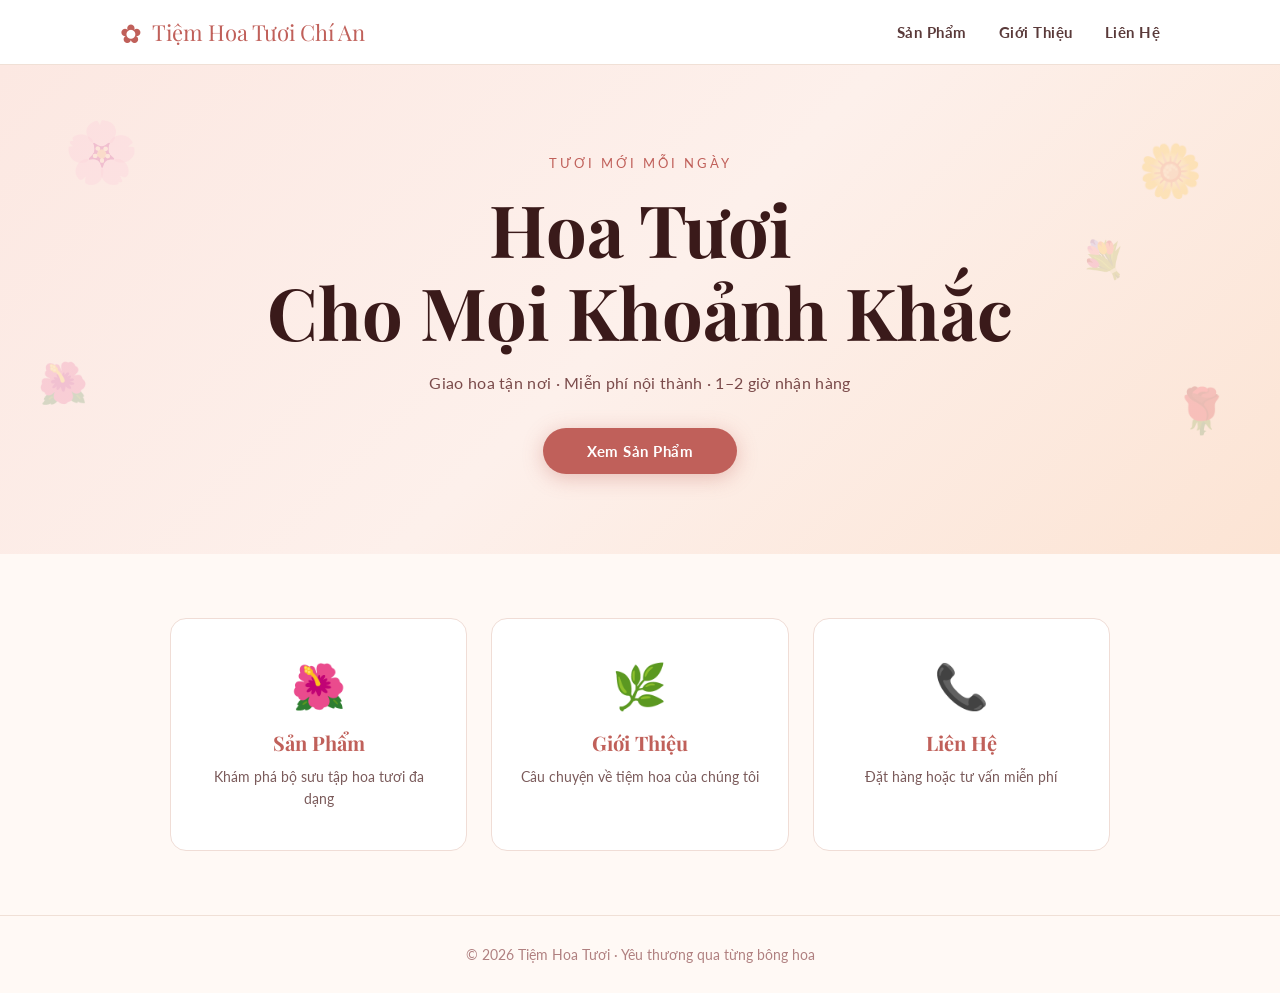
<file: index.html>
<!DOCTYPE html>
<html lang="vi">
<head>
    <meta charset="UTF-8" />
    <meta name="viewport" content="width=device-width, initial-scale=1.0" />
    <title>Tiệm Hoa Tươi</title>
    <link rel="stylesheet" href="css/index.css" />
    <link href="https://fonts.googleapis.com/css2?family=Playfair+Display:wght@400;700&family=Lato:wght@300;400;700&display=swap" rel="stylesheet" />
</head>
<body>

    <header class="site-header">
        <div class="header-inner">
            <div class="logo">
                <span class="logo-icon">✿</span>
                <span class="logo-text">Tiệm Hoa Tươi Chí An</span>
            </div>
            <nav class="main-nav">
                <a href="html/san-pham.html">Sản Phẩm</a>
                <a href="html/gioi-thieu.html">Giới Thiệu</a>
                <a href="html/lien-he.html">Liên Hệ</a>
            </nav>
        </div>
    </header>

    <section class="hero">
        <div class="hero-content">
            <p class="hero-sub">Tươi mới mỗi ngày</p>
            <h1 class="hero-title">Hoa Tươi<br>Cho Mọi Khoảnh Khắc</h1>
            <p class="hero-desc">Giao hoa tận nơi · Miễn phí nội thành · 1–2 giờ nhận hàng</p>
            <a href="html/san-pham.html" class="hero-btn">Xem Sản Phẩm</a>
        </div>
        <div class="hero-deco">
            <div class="petal p1">🌸</div>
            <div class="petal p2">🌺</div>
            <div class="petal p3">🌼</div>
            <div class="petal p4">🌹</div>
            <div class="petal p5">💐</div>
        </div>
    </section>

    <section class="nav-cards">
        <a href="html/san-pham.html" class="nav-card">
            <div class="card-icon">🌺</div>
            <h3>Sản Phẩm</h3>
            <p>Khám phá bộ sưu tập hoa tươi đa dạng</p>
        </a>
        <a href="html/gioi-thieu.html" class="nav-card">
            <div class="card-icon">🌿</div>
            <h3>Giới Thiệu</h3>
            <p>Câu chuyện về tiệm hoa của chúng tôi</p>
        </a>
        <a href="html/lien-he.html" class="nav-card">
            <div class="card-icon">📞</div>
            <h3>Liên Hệ</h3>
            <p>Đặt hàng hoặc tư vấn miễn phí</p>
        </a>
    </section>

    <footer class="site-footer">
        <p>© 2026 Tiệm Hoa Tươi · Yêu thương qua từng bông hoa</p>
    </footer>

</body>
</html>
</file>
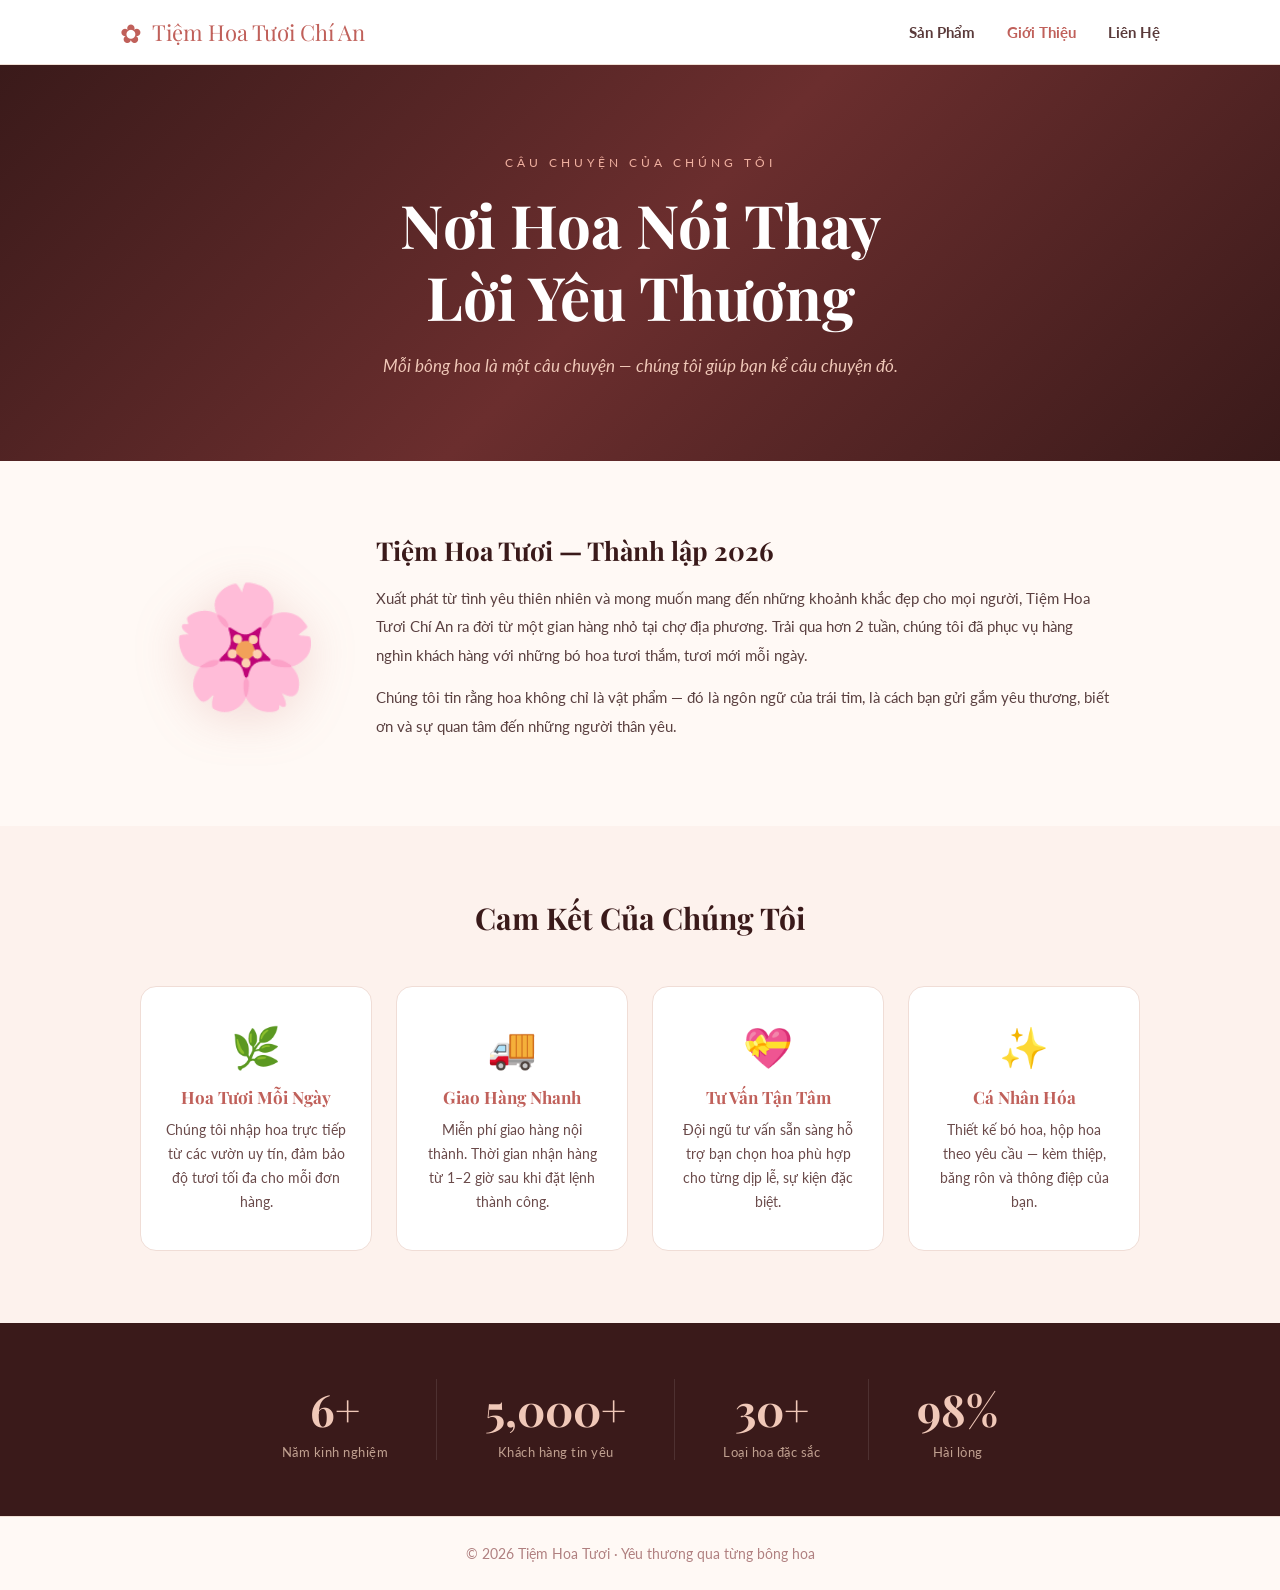
<file: html/gioi-thieu.html>
<!DOCTYPE html>
<html lang="vi">
<head>
    <meta charset="UTF-8" />
    <meta name="viewport" content="width=device-width, initial-scale=1.0" />
    <title>Giới Thiệu – Tiệm Hoa Tươi</title>
    <link rel="stylesheet" href="../css/gioi-thieu.css" />
    <link href="https://fonts.googleapis.com/css2?family=Playfair+Display:ital,wght@0,400;0,700;1,400&family=Lato:wght@300;400;700&display=swap" rel="stylesheet" />
</head>
<body>

    <header class="site-header">
        <div class="header-inner">
            <a href="../index.html" class="logo">
                <span class="logo-icon">✿</span>
                <span class="logo-text">Tiệm Hoa Tươi Chí An</span>
            </a>
            <nav class="main-nav">
                <a href="san-pham.html">Sản Phẩm</a>
                <a href="gioi-thieu.html" class="active">Giới Thiệu</a>
                <a href="lien-he.html">Liên Hệ</a>
            </nav>
        </div>
    </header>

    <section class="hero-about">
        <div class="hero-text">
            <p class="label">Câu chuyện của chúng tôi</p>
            <h1>Nơi Hoa Nói Thay<br>Lời Yêu Thương</h1>
            <p class="sub">Mỗi bông hoa là một câu chuyện — chúng tôi giúp bạn kể câu chuyện đó.</p>
        </div>
    </section>

    <section class="about-story">
        <div class="story-inner">
            <div class="story-image">🌸</div>
            <div class="story-text">
                <h2>Tiệm Hoa Tươi — Thành lập 2026</h2>
                <p>Xuất phát từ tình yêu thiên nhiên và mong muốn mang đến những khoảnh khắc đẹp cho mọi người, Tiệm Hoa Tươi Chí An ra đời từ một gian hàng nhỏ tại chợ địa phương. Trải qua hơn 2 tuần, chúng tôi đã phục vụ hàng nghìn khách hàng với những bó hoa tươi thắm, tươi mới mỗi ngày.</p>
                <p>Chúng tôi tin rằng hoa không chỉ là vật phẩm — đó là ngôn ngữ của trái tim, là cách bạn gửi gắm yêu thương, biết ơn và sự quan tâm đến những người thân yêu.</p>
            </div>
        </div>
    </section>

    <section class="values">
        <h2 class="section-title">Cam Kết Của Chúng Tôi</h2>
        <div class="values-grid">
            <div class="value-card">
                <div class="value-icon">🌿</div>
                <h3>Hoa Tươi Mỗi Ngày</h3>
                <p>Chúng tôi nhập hoa trực tiếp từ các vườn uy tín, đảm bảo độ tươi tối đa cho mỗi đơn hàng.</p>
            </div>
            <div class="value-card">
                <div class="value-icon">🚚</div>
                <h3>Giao Hàng Nhanh</h3>
                <p>Miễn phí giao hàng nội thành. Thời gian nhận hàng từ 1–2 giờ sau khi đặt lệnh thành công.</p>
            </div>
            <div class="value-card">
                <div class="value-icon">💝</div>
                <h3>Tư Vấn Tận Tâm</h3>
                <p>Đội ngũ tư vấn sẵn sàng hỗ trợ bạn chọn hoa phù hợp cho từng dịp lễ, sự kiện đặc biệt.</p>
            </div>
            <div class="value-card">
                <div class="value-icon">✨</div>
                <h3>Cá Nhân Hóa</h3>
                <p>Thiết kế bó hoa, hộp hoa theo yêu cầu — kèm thiệp, băng rôn và thông điệp của bạn.</p>
            </div>
        </div>
    </section>

    <section class="stats">
        <div class="stat-item">
            <span class="stat-num">6+</span>
            <span class="stat-label">Năm kinh nghiệm</span>
        </div>
        <div class="stat-item">
            <span class="stat-num">5,000+</span>
            <span class="stat-label">Khách hàng tin yêu</span>
        </div>
        <div class="stat-item">
            <span class="stat-num">30+</span>
            <span class="stat-label">Loại hoa đặc sắc</span>
        </div>
        <div class="stat-item">
            <span class="stat-num">98%</span>
            <span class="stat-label">Hài lòng</span>
        </div>
    </section>

    <footer class="site-footer">
        <p>© 2026 Tiệm Hoa Tươi · Yêu thương qua từng bông hoa</p>
    </footer>

</body>
</html>
</file>
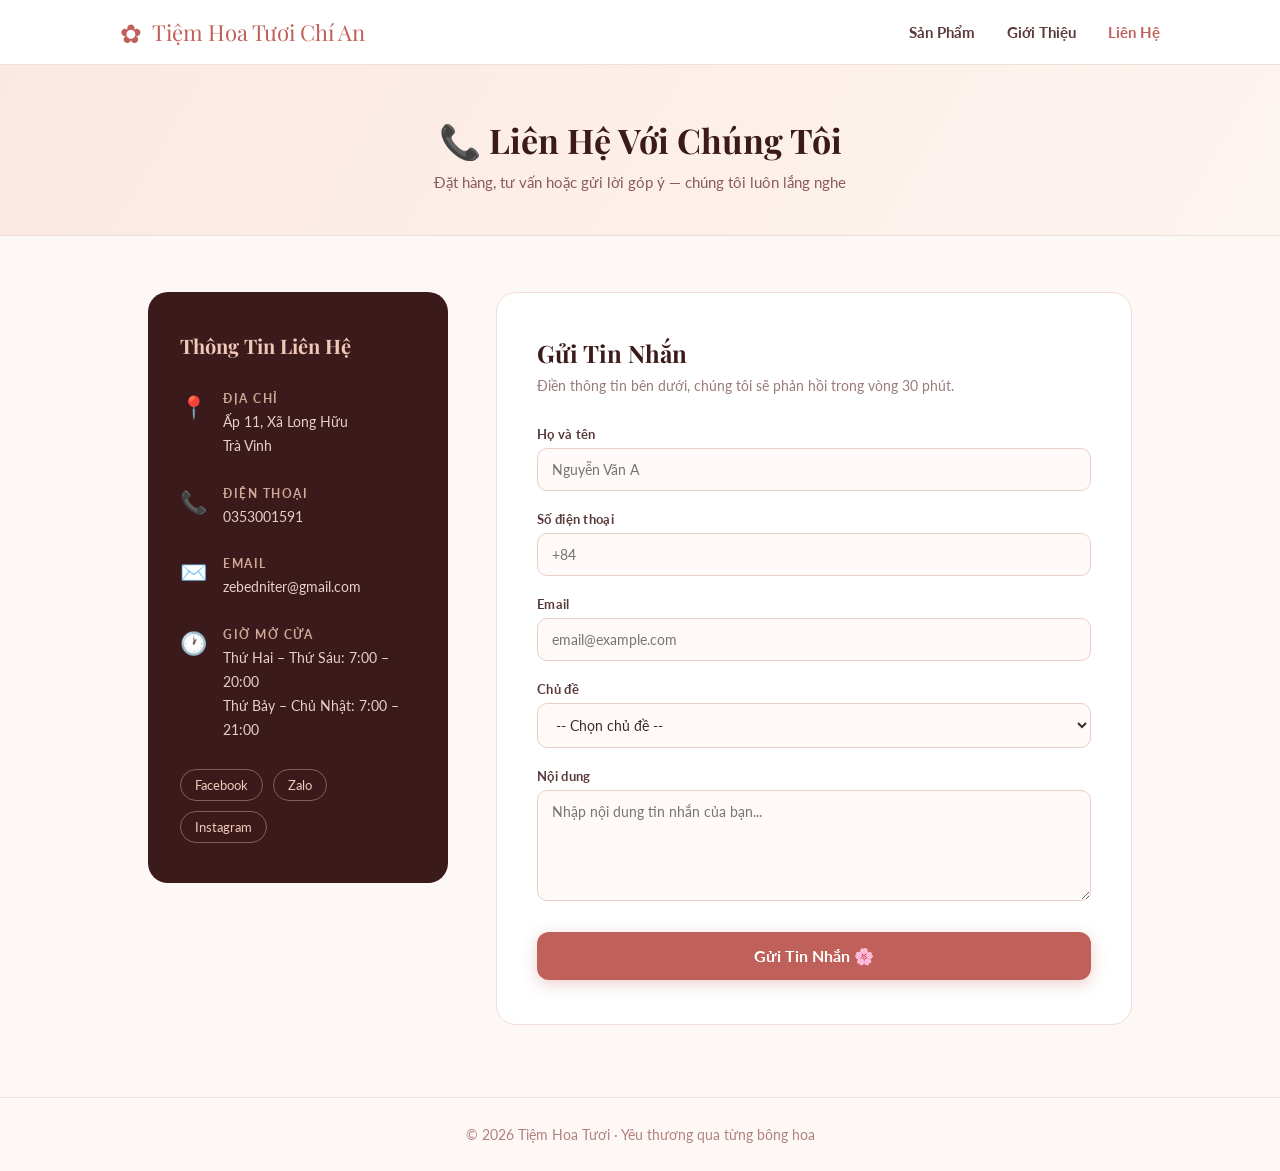
<file: html/lien-he.html>
<!DOCTYPE html>
<html lang="vi">
<head>
    <meta charset="UTF-8" />
    <meta name="viewport" content="width=device-width, initial-scale=1.0" />
    <title>Liên Hệ – Tiệm Hoa Tươi</title>
    <link rel="stylesheet" href="../css/lien-he.css" />
    <link href="https://fonts.googleapis.com/css2?family=Playfair+Display:wght@400;700&family=Lato:wght@300;400;700&display=swap" rel="stylesheet" />
</head>
<body>

    <header class="site-header">
        <div class="header-inner">
            <a href="../index.html" class="logo">
                <span class="logo-icon">✿</span>
                <span class="logo-text">Tiệm Hoa Tươi Chí An</span>
            </a>
            <nav class="main-nav">
                <a href="san-pham.html">Sản Phẩm</a>
                <a href="gioi-thieu.html">Giới Thiệu</a>
                <a href="lien-he.html" class="active">Liên Hệ</a>
            </nav>
        </div>
    </header>

    <section class="page-banner">
        <h1>📞 Liên Hệ Với Chúng Tôi</h1>
        <p>Đặt hàng, tư vấn hoặc gửi lời góp ý — chúng tôi luôn lắng nghe</p>
    </section>

    <div class="contact-layout">

        <aside class="contact-info">
            <h2>Thông Tin Liên Hệ</h2>

            <div class="info-item">
                <span class="info-icon">📍</span>
                <div>
                    <strong>Địa chỉ</strong>
                    <p>Ấp 11, Xã Long Hữu<br>Trà Vinh</p>
                </div>
            </div>

            <div class="info-item">
                <span class="info-icon">📞</span>
                <div>
                    <strong>Điện thoại</strong>
                    <p>0353001591</p>
                </div>
            </div>

            <div class="info-item">
                <span class="info-icon">✉️</span>
                <div>
                    <strong>Email</strong>
                    <p>zebedniter@gmail.com</p>
                </div>
            </div>

            <div class="info-item">
                <span class="info-icon">🕐</span>
                <div>
                    <strong>Giờ mở cửa</strong>
                    <p>Thứ Hai – Thứ Sáu: 7:00 – 20:00<br>Thứ Bảy – Chủ Nhật: 7:00 – 21:00</p>
                </div>
            </div>

            <div class="social-row">
                <a href="#" class="social-btn">Facebook</a>
                <a href="#" class="social-btn">Zalo</a>
                <a href="#" class="social-btn">Instagram</a>
            </div>
        </aside>

        <section class="contact-form-wrap">
            <h2>Gửi Tin Nhắn</h2>
            <p class="form-sub">Điền thông tin bên dưới, chúng tôi sẽ phản hồi trong vòng 30 phút.</p>

            <div class="form-group">
                <label for="name">Họ và tên</label>
                <input type="text" id="name" placeholder="Nguyễn Văn A" />
            </div>

            <div class="form-group">
                <label for="phone">Số điện thoại</label>
                <input type="tel" id="phone" placeholder="+84" />
            </div>

            <div class="form-group">
                <label for="email">Email</label>
                <input type="email" id="email" placeholder="email@example.com" />
            </div>

            <div class="form-group">
                <label for="subject">Chủ đề</label>
                <select id="subject">
                    <option value="">-- Chọn chủ đề --</option>
                    <option>Đặt hoa theo yêu cầu</option>
                    <option>Tư vấn chọn hoa</option>
                    <option>Giao hàng & vận chuyển</option>
                    <option>Khiếu nại & góp ý</option>
                    <option>Khác</option>
                </select>
            </div>

            <div class="form-group">
                <label for="msg">Nội dung</label>
                <textarea id="msg" rows="5" placeholder="Nhập nội dung tin nhắn của bạn..."></textarea>
            </div>

            <button class="btn-send" onclick="sendMessage()">Gửi Tin Nhắn 🌸</button>
            <p id="success-msg" class="success-msg" style="display:none;">✅ Đã gửi thành công! Chúng tôi sẽ liên hệ sớm.</p>
        </section>

    </div>

    <footer class="site-footer">
        <p>© 2026 Tiệm Hoa Tươi · Yêu thương qua từng bông hoa</p>
    </footer>

    <script>
        function sendMessage() {
            const name = document.getElementById("name").value.trim();
            const phone = document.getElementById("phone").value.trim();
            const msg = document.getElementById("msg").value.trim();
            if (!name || !phone || !msg) {
                alert("Vui lòng điền đầy đủ họ tên, số điện thoại và nội dung.");
                return;
            }
            document.getElementById("success-msg").style.display = "block";
            document.getElementById("name").value = "";
            document.getElementById("phone").value = "";
            document.getElementById("email").value = "";
            document.getElementById("msg").value = "";
        }
    </script>

</body>
</html>
</file>
<file: css/index.css>
* { box-sizing: border-box; margin: 0; padding: 0; }

body {
    font-family: 'Lato', sans-serif;
    background: #fff9f5;
    color: #3a2a2a;
    min-height: 100vh;
}

/* ── HEADER ── */
.site-header {
    background: #fff;
    border-bottom: 1px solid #f0e0d6;
    position: sticky;
    top: 0;
    z-index: 100;
}
.header-inner {
    max-width: 1100px;
    margin: 0 auto;
    padding: 0 30px;
    height: 64px;
    display: flex;
    align-items: center;
    justify-content: space-between;
}
.logo {
    display: flex;
    align-items: center;
    gap: 10px;
    font-family: 'Playfair Display', serif;
    font-size: 22px;
    color: #c0605a;
    text-decoration: none;
}
.logo-icon { font-size: 26px; }
.main-nav { display: flex; gap: 32px; }
.main-nav a {
    text-decoration: none;
    color: #5a3a3a;
    font-size: 15px;
    font-weight: 700;
    letter-spacing: 0.5px;
    transition: color 0.2s;
}
.main-nav a:hover { color: #c0605a; }

/* ── HERO ── */
.hero {
    position: relative;
    overflow: hidden;
    background: linear-gradient(135deg, #fce8e2 0%, #fdf0eb 50%, #fce4d4 100%);
    padding: 90px 30px 80px;
    text-align: center;
}
.hero-content { position: relative; z-index: 2; }
.hero-sub {
    font-size: 13px;
    letter-spacing: 3px;
    text-transform: uppercase;
    color: #c0605a;
    margin-bottom: 16px;
}
.hero-title {
    font-family: 'Playfair Display', serif;
    font-size: clamp(36px, 6vw, 72px);
    font-weight: 700;
    color: #3a1a1a;
    line-height: 1.15;
    margin-bottom: 20px;
}
.hero-desc {
    font-size: 16px;
    color: #7a4a4a;
    margin-bottom: 36px;
    letter-spacing: 0.3px;
}
.hero-btn {
    display: inline-block;
    background: #c0605a;
    color: #fff;
    text-decoration: none;
    padding: 14px 44px;
    border-radius: 50px;
    font-weight: 700;
    font-size: 15px;
    letter-spacing: 0.5px;
    transition: background 0.3s, transform 0.2s;
    box-shadow: 0 4px 20px rgba(192, 96, 90, 0.35);
}
.hero-btn:hover { background: #a84e48; transform: translateY(-2px); }

/* floating petals */
.hero-deco { position: absolute; inset: 0; pointer-events: none; }
.petal {
    position: absolute;
    font-size: 48px;
    opacity: 0.18;
    animation: float 6s ease-in-out infinite;
}
.p1 { top: 10%; left: 5%;  animation-delay: 0s;   font-size: 60px; }
.p2 { top: 60%; left: 3%;  animation-delay: 1.2s; font-size: 40px; }
.p3 { top: 15%; right: 6%; animation-delay: 0.6s; font-size: 52px; }
.p4 { top: 65%; right: 4%; animation-delay: 1.8s; font-size: 44px; }
.p5 { top: 35%; right: 12%;animation-delay: 0.3s; font-size: 36px; }
@keyframes float {
    0%, 100% { transform: translateY(0) rotate(0deg); }
    50%       { transform: translateY(-18px) rotate(8deg); }
}

/* ── NAV CARDS ── */
.nav-cards {
    display: grid;
    grid-template-columns: repeat(auto-fit, minmax(240px, 1fr));
    gap: 24px;
    max-width: 1000px;
    margin: 64px auto;
    padding: 0 30px;
}
.nav-card {
    background: #fff;
    border: 1px solid #f0ddd6;
    border-radius: 16px;
    padding: 40px 28px;
    text-align: center;
    text-decoration: none;
    color: inherit;
    transition: transform 0.25s, box-shadow 0.25s;
}
.nav-card:hover {
    transform: translateY(-6px);
    box-shadow: 0 12px 32px rgba(192, 96, 90, 0.15);
}
.card-icon { font-size: 44px; margin-bottom: 16px; }
.nav-card h3 {
    font-family: 'Playfair Display', serif;
    font-size: 20px;
    color: #c0605a;
    margin-bottom: 10px;
}
.nav-card p { font-size: 14px; color: #7a5a5a; line-height: 1.6; }

/* ── FOOTER ── */
.site-footer {
    text-align: center;
    padding: 30px;
    border-top: 1px solid #f0e0d6;
    color: #b08080;
    font-size: 14px;
}
</file>
<file: css/gioi-thieu.css>
* { box-sizing: border-box; margin: 0; padding: 0; }

body {
    font-family: 'Lato', sans-serif;
    background: #fff9f5;
    color: #3a2a2a;
}

/* ── HEADER ── */
.site-header {
    background: #fff;
    border-bottom: 1px solid #f0e0d6;
    position: sticky;
    top: 0;
    z-index: 100;
}
.header-inner {
    max-width: 1100px;
    margin: 0 auto;
    padding: 0 30px;
    height: 64px;
    display: flex;
    align-items: center;
    justify-content: space-between;
}
.logo {
    display: flex;
    align-items: center;
    gap: 10px;
    font-family: 'Playfair Display', serif;
    font-size: 22px;
    color: #c0605a;
    text-decoration: none;
}
.logo-icon { font-size: 26px; }
.main-nav { display: flex; gap: 32px; }
.main-nav a {
    text-decoration: none;
    color: #5a3a3a;
    font-size: 15px;
    font-weight: 700;
    transition: color 0.2s;
}
.main-nav a:hover, .main-nav a.active { color: #c0605a; }

/* ── HERO ── */
.hero-about {
    background: linear-gradient(135deg, #3a1a1a 0%, #6b2e2e 50%, #3a1a1a 100%);
    padding: 90px 30px 80px;
    text-align: center;
    color: #fff;
}
.label {
    font-size: 12px;
    letter-spacing: 4px;
    text-transform: uppercase;
    color: #f0b0a0;
    margin-bottom: 18px;
}
.hero-about h1 {
    font-family: 'Playfair Display', serif;
    font-size: clamp(32px, 5vw, 60px);
    font-weight: 700;
    line-height: 1.2;
    margin-bottom: 20px;
}
.hero-about .sub {
    font-size: 17px;
    color: #f0c8b8;
    font-style: italic;
    max-width: 520px;
    margin: 0 auto;
    line-height: 1.7;
}

/* ── STORY ── */
.about-story {
    max-width: 1000px;
    margin: 72px auto;
    padding: 0 30px;
}
.story-inner {
    display: flex;
    gap: 56px;
    align-items: center;
}
.story-image {
    font-size: 120px;
    flex-shrink: 0;
    filter: drop-shadow(0 8px 24px rgba(192,96,90,0.2));
    animation: sway 4s ease-in-out infinite;
}
@keyframes sway {
    0%, 100% { transform: rotate(-4deg); }
    50%       { transform: rotate(4deg); }
}
.story-text h2 {
    font-family: 'Playfair Display', serif;
    font-size: 26px;
    color: #3a1a1a;
    margin-bottom: 16px;
}
.story-text p {
    font-size: 15px;
    color: #5a4040;
    line-height: 1.9;
    margin-bottom: 14px;
}

/* ── VALUES ── */
.values {
    background: #fdf2ed;
    padding: 72px 30px;
    text-align: center;
}
.section-title {
    font-family: 'Playfair Display', serif;
    font-size: 30px;
    color: #3a1a1a;
    margin-bottom: 48px;
}
.values-grid {
    display: grid;
    grid-template-columns: repeat(auto-fit, minmax(220px, 1fr));
    gap: 24px;
    max-width: 1000px;
    margin: 0 auto;
}
.value-card {
    background: #fff;
    border: 1px solid #f0ddd6;
    border-radius: 16px;
    padding: 36px 24px;
    transition: transform 0.25s, box-shadow 0.25s;
}
.value-card:hover {
    transform: translateY(-5px);
    box-shadow: 0 10px 28px rgba(192,96,90,0.12);
}
.value-icon { font-size: 40px; margin-bottom: 14px; }
.value-card h3 {
    font-family: 'Playfair Display', serif;
    font-size: 17px;
    color: #c0605a;
    margin-bottom: 10px;
}
.value-card p { font-size: 14px; color: #6a4a4a; line-height: 1.7; }

/* ── STATS ── */
.stats {
    display: flex;
    justify-content: center;
    gap: 0;
    flex-wrap: wrap;
    background: #3a1a1a;
    padding: 56px 30px;
}
.stat-item {
    display: flex;
    flex-direction: column;
    align-items: center;
    padding: 0 48px;
    border-right: 1px solid rgba(255,255,255,0.1);
}
.stat-item:last-child { border-right: none; }
.stat-num {
    font-family: 'Playfair Display', serif;
    font-size: 44px;
    font-weight: 700;
    color: #f0c8b8;
}
.stat-label { font-size: 13px; color: #c0a090; margin-top: 6px; letter-spacing: 0.5px; }

/* ── FOOTER ── */
.site-footer {
    text-align: center;
    padding: 28px;
    border-top: 1px solid #f0e0d6;
    color: #b08080;
    font-size: 14px;
}

@media (max-width: 640px) {
    .story-inner { flex-direction: column; text-align: center; }
    .stat-item { padding: 20px 24px; border-right: none; border-bottom: 1px solid rgba(255,255,255,0.1); }
}
</file>
<file: css/lien-he.css>
* { box-sizing: border-box; margin: 0; padding: 0; }

body {
    font-family: 'Lato', sans-serif;
    background: #fdf8f5;
    color: #3a2a2a;
    min-height: 100vh;
}

/* ── HEADER ── */
.site-header {
    background: #fff;
    border-bottom: 1px solid #f0e0d6;
    position: sticky;
    top: 0;
    z-index: 100;
}
.header-inner {
    max-width: 1100px;
    margin: 0 auto;
    padding: 0 30px;
    height: 64px;
    display: flex;
    align-items: center;
    justify-content: space-between;
}
.logo {
    display: flex;
    align-items: center;
    gap: 10px;
    font-family: 'Playfair Display', serif;
    font-size: 22px;
    color: #c0605a;
    text-decoration: none;
}
.logo-icon { font-size: 26px; }
.main-nav { display: flex; gap: 32px; }
.main-nav a {
    text-decoration: none;
    color: #5a3a3a;
    font-size: 15px;
    font-weight: 700;
    transition: color 0.2s;
}
.main-nav a:hover, .main-nav a.active { color: #c0605a; }

/* ── BANNER ── */
.page-banner {
    background: linear-gradient(120deg, #fce8e2, #fdf5f0);
    text-align: center;
    padding: 52px 20px 44px;
    border-bottom: 1px solid #f0ddd8;
}
.page-banner h1 {
    font-family: 'Playfair Display', serif;
    font-size: 34px;
    color: #3a1a1a;
    margin-bottom: 10px;
}
.page-banner p { font-size: 15px; color: #8a5a5a; }

/* ── LAYOUT ── */
.contact-layout {
    display: flex;
    gap: 48px;
    max-width: 1040px;
    margin: 56px auto 72px;
    padding: 0 28px;
    align-items: flex-start;
}

/* ── INFO COLUMN ── */
.contact-info {
    flex: 0 0 300px;
    background: #3a1a1a;
    color: #f5e0d8;
    border-radius: 20px;
    padding: 40px 32px;
}
.contact-info h2 {
    font-family: 'Playfair Display', serif;
    font-size: 20px;
    color: #f0c8b8;
    margin-bottom: 32px;
}
.info-item {
    display: flex;
    gap: 16px;
    margin-bottom: 28px;
    align-items: flex-start;
}
.info-icon { font-size: 22px; flex-shrink: 0; margin-top: 2px; }
.info-item strong {
    display: block;
    font-size: 12px;
    letter-spacing: 1.5px;
    text-transform: uppercase;
    color: #d0a898;
    margin-bottom: 4px;
}
.info-item p { font-size: 14px; color: #e8d0c8; line-height: 1.7; }

.social-row {
    display: flex;
    gap: 10px;
    flex-wrap: wrap;
    margin-top: 8px;
}
.social-btn {
    text-decoration: none;
    color: #f0c8b8;
    border: 1px solid rgba(240,200,184,0.4);
    padding: 7px 14px;
    border-radius: 50px;
    font-size: 13px;
    transition: background 0.2s;
}
.social-btn:hover { background: rgba(255,255,255,0.1); }

/* ── FORM COLUMN ── */
.contact-form-wrap {
    flex: 1;
    background: #fff;
    border: 1px solid #f0ddd6;
    border-radius: 20px;
    padding: 44px 40px;
}
.contact-form-wrap h2 {
    font-family: 'Playfair Display', serif;
    font-size: 24px;
    color: #3a1a1a;
    margin-bottom: 8px;
}
.form-sub {
    font-size: 14px;
    color: #9a7a7a;
    margin-bottom: 32px;
}

.form-group {
    margin-bottom: 20px;
}
.form-group label {
    display: block;
    font-size: 13px;
    font-weight: 700;
    color: #5a3a3a;
    margin-bottom: 6px;
    letter-spacing: 0.3px;
}
.form-group input,
.form-group select,
.form-group textarea {
    width: 100%;
    padding: 12px 14px;
    border: 1.5px solid #e8d0c8;
    border-radius: 10px;
    font-size: 14px;
    font-family: 'Lato', sans-serif;
    color: #3a2a2a;
    background: #fffaf8;
    outline: none;
    transition: border-color 0.2s;
}
.form-group input:focus,
.form-group select:focus,
.form-group textarea:focus {
    border-color: #c0605a;
    background: #fff;
}
.form-group textarea { resize: vertical; }

.btn-send {
    width: 100%;
    padding: 14px;
    background: #c0605a;
    color: #fff;
    border: none;
    border-radius: 12px;
    font-size: 16px;
    font-weight: 700;
    font-family: 'Lato', sans-serif;
    cursor: pointer;
    transition: background 0.25s, transform 0.15s;
    box-shadow: 0 4px 16px rgba(192,96,90,0.3);
    margin-top: 8px;
}
.btn-send:hover { background: #a84e48; }
.btn-send:active { transform: scale(0.98); }

.success-msg {
    text-align: center;
    color: #5a9a60;
    font-size: 14px;
    font-weight: 700;
    margin-top: 14px;
    padding: 12px;
    background: #edf7ee;
    border-radius: 8px;
}

/* ── FOOTER ── */
.site-footer {
    text-align: center;
    padding: 28px;
    border-top: 1px solid #f0e0d6;
    color: #b08080;
    font-size: 14px;
}

@media (max-width: 720px) {
    .contact-layout { flex-direction: column; }
    .contact-info { flex: unset; width: 100%; }
    .contact-form-wrap { padding: 28px 20px; }
}
</file>
